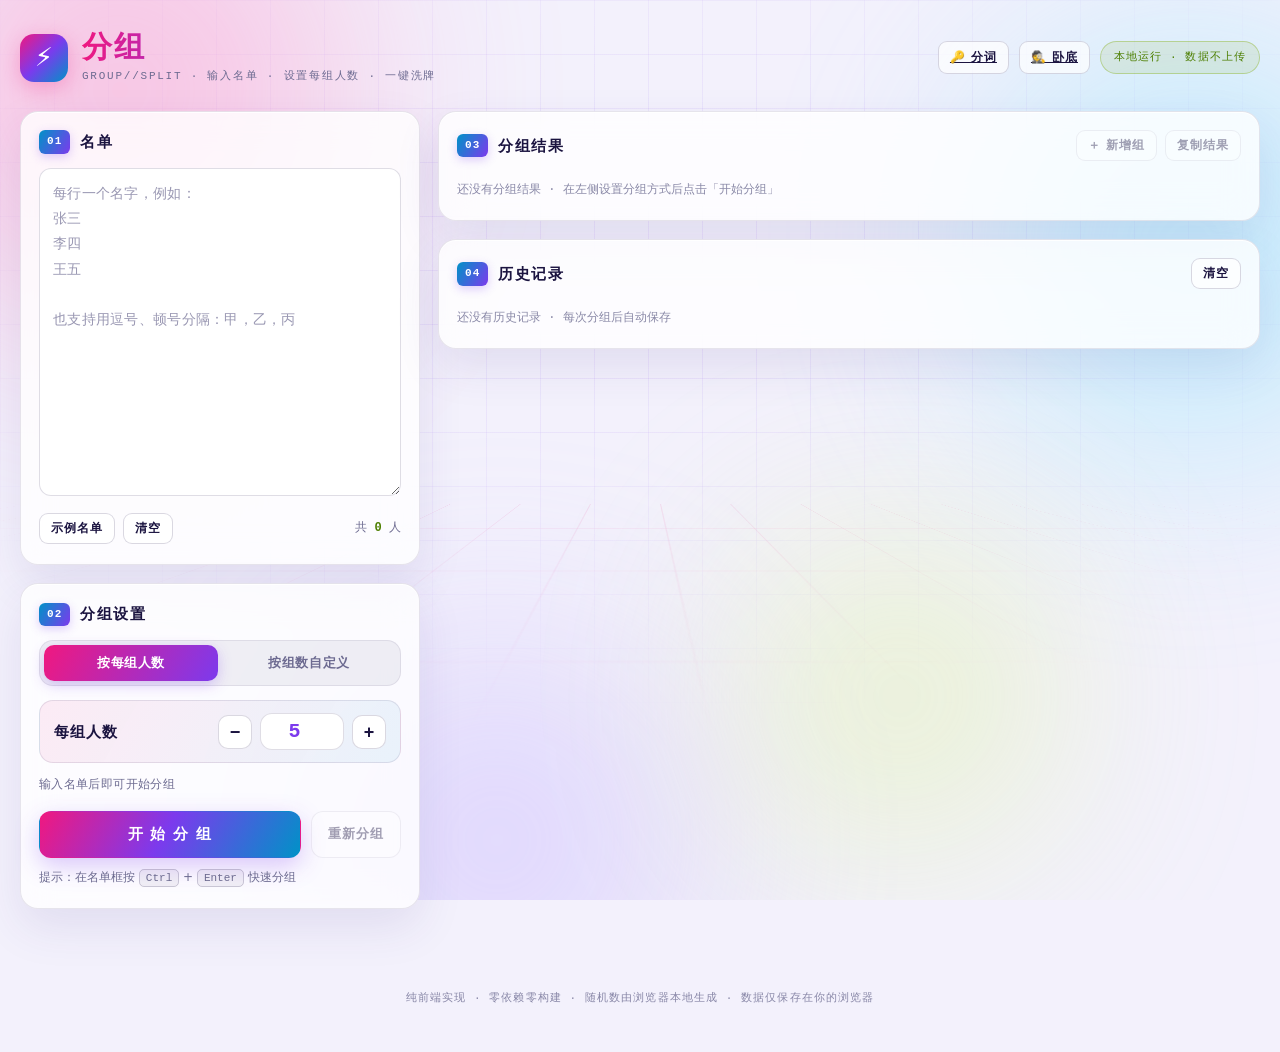
<file: index.html>
<!DOCTYPE html>
<html lang="zh-CN">
<head>
<meta charset="UTF-8" />
<meta name="viewport" content="width=device-width, initial-scale=1.0, viewport-fit=cover" />
<title>分组 · 在线随机分组工具</title>
<meta name="description" content="在线随机分组工具：输入名单，设置每组人数，一键洗牌分组，支持手动微调、组名编辑与历史记录。纯前端运行，数据仅存本地浏览器。" />
<meta name="theme-color" content="#f3f1fc" />
<meta property="og:title" content="分组 · 在线随机分组工具" />
<meta property="og:description" content="输入名单，设置每组人数，一键随机洗牌分组。" />
<meta property="og:type" content="website" />
<link rel="icon" href="data:image/svg+xml,<svg xmlns='http://www.w3.org/2000/svg' viewBox='0 0 100 100'><text y='.9em' font-size='90'>⚡</text></svg>" />
<link rel="stylesheet" href="styles.css?v=9" />
</head>
<body>
<div class="bg-grid" aria-hidden="true"></div>
<div class="bg-orbs" aria-hidden="true">
  <span class="orb orb-1"></span>
  <span class="orb orb-2"></span>
  <span class="orb orb-3"></span>
  <span class="orb orb-4"></span>
</div>

<header class="site-header">
  <div class="brand">
    <span class="brand-logo" aria-hidden="true">⚡</span>
    <div class="brand-text">
      <h1>分组</h1>
      <p class="tagline">GROUP//SPLIT · 输入名单 · 设置每组人数 · 一键洗牌</p>
    </div>
  </div>
  <div class="header-tools">
    <a class="btn btn-ghost btn-sm" href="words.html">🔑 分词</a>
    <a class="btn btn-ghost btn-sm" href="undercover.html">🕵️ 卧底</a>
    <span class="badge-local">本地运行 · 数据不上传</span>
  </div>
</header>

<main class="layout">
  <div class="col col-left">
    <!-- 名单 -->
    <section class="card" aria-labelledby="t-names">
      <h2 class="card-title" id="t-names"><span class="step">01</span>名单</h2>
      <textarea id="namesInput" rows="12" spellcheck="false" autocomplete="off"
        placeholder="每行一个名字，例如：&#10;张三&#10;李四&#10;王五&#10;&#10;也支持用逗号、顿号分隔：甲，乙，丙"></textarea>
      <div class="input-actions">
        <button type="button" class="btn btn-ghost btn-sm" id="sampleBtn">示例名单</button>
        <button type="button" class="btn btn-ghost btn-sm" id="clearBtn">清空</button>
        <span class="count-hint" id="countHint">共 0 人</span>
      </div>
    </section>

    <!-- 设置 -->
    <section class="card" aria-labelledby="t-setup">
      <h2 class="card-title" id="t-setup"><span class="step">02</span>分组设置</h2>

      <div class="mode-switch" role="tablist" aria-label="分组模式">
        <button type="button" class="mode-btn is-active" id="modeAuto" data-mode="auto" role="tab" aria-selected="true">按每组人数</button>
        <button type="button" class="mode-btn" id="modeCustom" data-mode="custom" role="tab" aria-selected="false">按组数自定义</button>
      </div>

      <div class="mode-panel" id="panelAuto">
        <label class="field" for="groupSize">
          <span class="field-label">每组人数</span>
          <span class="field-ctrl">
            <button type="button" class="step-btn" id="sizeMinus" aria-label="每组人数减一">−</button>
            <input type="number" id="groupSize" min="1" max="999" step="1" value="5" inputmode="numeric" aria-label="每组人数" />
            <button type="button" class="step-btn" id="sizePlus" aria-label="每组人数加一">+</button>
          </span>
        </label>
      </div>

      <div class="mode-panel" id="panelCustom" hidden>
        <label class="field" for="groupCount">
          <span class="field-label">分组个数</span>
          <span class="field-ctrl">
            <button type="button" class="step-btn" id="countMinus" aria-label="分组个数减一">−</button>
            <input type="number" id="groupCount" min="1" max="99" step="1" value="2" inputmode="numeric" aria-label="分组个数" />
            <button type="button" class="step-btn" id="countPlus" aria-label="分组个数加一">+</button>
          </span>
        </label>

        <div class="sizes-box">
          <div class="sizes-head">
            <span class="sizes-title">每组人数</span>
            <button type="button" class="btn btn-ghost btn-sm" id="evenBtn">平均分配</button>
          </div>
          <div class="sizes-list" id="sizesList"></div>
          <p class="sizes-total" id="sizesTotal"></p>
        </div>
      </div>

      <p class="setup-hint" id="setupHint">输入名单后即可开始分组</p>

      <div class="setup-actions">
        <button type="button" class="btn btn-primary btn-lg" id="splitBtn">开 始 分 组</button>
        <button type="button" class="btn btn-ghost" id="reshuffleBtn" disabled>重新分组</button>
      </div>
      <p class="kbd-hint">提示：在名单框按 <kbd>Ctrl</kbd> + <kbd>Enter</kbd> 快速分组</p>
    </section>
  </div>

  <div class="col col-right">
    <!-- 结果 -->
    <section class="card card-result" aria-labelledby="t-result">
      <h2 class="card-title" id="t-result">
        <span class="step">03</span>分组结果
        <span class="title-tools">
          <button type="button" class="btn btn-ghost btn-sm" id="addGroupBtn" disabled>＋ 新增组</button>
          <button type="button" class="btn btn-ghost btn-sm" id="copyBtn" disabled>复制结果</button>
        </span>
      </h2>
      <p class="result-flag" id="resultFlag" hidden>已手动微调</p>
      <div class="groups" id="groups"></div>
      <p class="result-empty" id="resultEmpty">还没有分组结果 · 在左侧设置分组方式后点击「开始分组」</p>
    </section>

    <!-- 历史 -->
    <section class="card" aria-labelledby="t-history">
      <h2 class="card-title" id="t-history">
        <span class="step">04</span>历史记录
        <span class="title-tools">
          <button type="button" class="btn btn-ghost btn-sm" id="clearHistoryBtn">清空</button>
        </span>
      </h2>
      <ul class="history" id="history"></ul>
      <p class="history-empty" id="historyEmpty">还没有历史记录 · 每次分组后自动保存</p>
    </section>
  </div>
</main>

<footer class="site-footer">
  <p>纯前端实现 · 零依赖零构建 · 随机数由浏览器本地生成 · 数据仅保存在你的浏览器</p>
</footer>

<div class="toast" id="toast" role="status" aria-live="polite"></div>
<div class="move-pop" id="movePop" hidden></div>

<script src="app.js?v=9"></script>
</body>
</html>
</file>
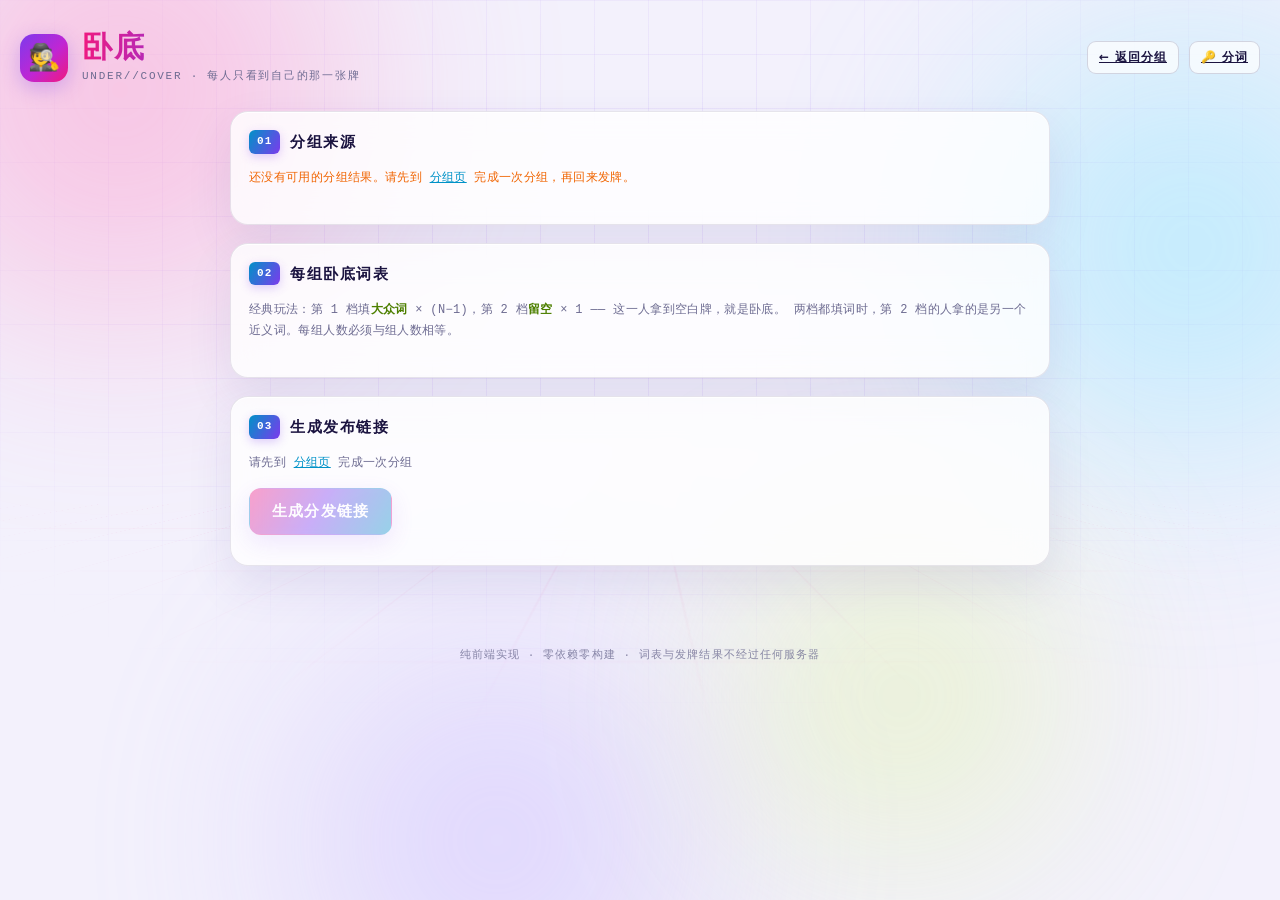
<file: undercover.html>
<!DOCTYPE html>
<html lang="zh-CN">
<head>
<meta charset="UTF-8" />
<meta name="viewport" content="width=device-width, initial-scale=1.0, viewport-fit=cover" />
<title>卧底 · 谁是卧底发牌</title>
<meta name="description" content="谁是卧底发牌工具：给每个组设置若干个词语与对应人数，留空一档即发空白牌，生成一个链接分发，每人只看到自己的那一张牌。" />
<meta name="theme-color" content="#f3f1fc" />
<meta name="robots" content="noindex" />
<link rel="icon" href="data:image/svg+xml,<svg xmlns='http://www.w3.org/2000/svg' viewBox='0 0 100 100'><text y='.9em' font-size='90'>&#128526;</text></svg>" />
<link rel="stylesheet" href="styles.css?v=9" />
</head>
<body>
<div class="bg-grid" aria-hidden="true"></div>
<div class="bg-orbs" aria-hidden="true">
  <span class="orb orb-1"></span>
  <span class="orb orb-2"></span>
  <span class="orb orb-3"></span>
  <span class="orb orb-4"></span>
</div>

<header class="site-header">
  <div class="brand">
    <span class="brand-logo brand-logo-spy" aria-hidden="true">🕵️</span>
    <div class="brand-text">
      <h1>卧底</h1>
      <p class="tagline">UNDER//COVER · 每人只看到自己的那一张牌</p>
    </div>
  </div>
  <div class="header-tools">
    <a class="btn btn-ghost btn-sm" href="index.html" id="backLink">← 返回分组</a>
    <a class="btn btn-ghost btn-sm" href="words.html">🔑 分词</a>
  </div>
</header>

<main class="layout words-layout">

  <!-- ========== 组织者视图 ========== -->
  <div class="words-view" id="organizerView">
    <div class="words-col">

      <section class="card" aria-labelledby="t-src">
        <h2 class="card-title" id="t-src"><span class="step">01</span>分组来源</h2>
        <div id="groupSource"></div>
      </section>

      <section class="card" aria-labelledby="t-slots">
        <h2 class="card-title" id="t-slots"><span class="step">02</span>每组卧底词表</h2>
        <p class="setup-hint">
          经典玩法：第 1 档填<b>大众词</b> × (N−1)，第 2 档<b>留空</b> × 1 —— 这一人拿到空白牌，就是卧底。
          两档都填词时，第 2 档的人拿的是另一个近义词。每组人数必须与组人数相等。
        </p>
        <div id="groupTables"></div>
      </section>

      <section class="card" aria-labelledby="t-pub">
        <h2 class="card-title" id="t-pub"><span class="step">03</span>生成发布链接</h2>
        <p class="setup-hint" id="publishHint">先在上面配置好每组词表</p>
        <button type="button" class="btn btn-primary btn-lg" id="publishBtn" disabled>生成分发链接</button>

        <div class="link-box" id="linkBox" hidden>
          <input type="text" id="publishLink" readonly aria-label="发布链接" />
          <button type="button" class="btn btn-ghost btn-sm" id="copyLinkBtn">复制</button>
        </div>
        <p class="sizes-total" id="linkSize"></p>

        <div class="assign-preview" id="assignPreview" hidden></div>
      </section>

    </div>
  </div>

  <!-- ========== 参与者视图 ========== -->
  <div class="words-view participant-view" id="participantView" hidden>
    <section class="card card-participant">
      <h2 class="card-title"><span class="step spy-step" aria-hidden="true">🕵️</span>领取你的牌</h2>
      <p class="p-intro">输入你的姓名，查看这张链接专属分配给你的那一张牌。</p>

      <label class="field" for="pName">
        <span class="field-label">你的姓名</span>
        <span class="field-ctrl p-name-ctrl">
          <input type="text" id="pName" placeholder="名单里的姓名" autocomplete="off" spellcheck="false" />
        </span>
      </label>

      <button type="button" class="btn btn-primary btn-lg" id="pSubmit">查看我的牌</button>
      <p class="setup-hint" id="pHint"></p>

      <div class="word-card" id="pResult" hidden>
        <div class="word-label">你的词语</div>
        <div class="word-text" id="pWord"></div>
        <div class="word-group" id="pGroup"></div>
        <p class="word-tip">记住它 —— 别让别人看到你的屏幕</p>
        <button type="button" class="btn btn-ghost btn-sm" id="pBackBtn">换个人查询</button>
      </div>
    </section>
  </div>

</main>

<footer class="site-footer">
  <p>纯前端实现 · 零依赖零构建 · 词表与发牌结果不经过任何服务器</p>
</footer>

<div class="toast" id="toast" role="status" aria-live="polite"></div>

<script src="payload.js?v=9"></script>
<script src="undercover.js?v=9"></script>
</body>
</html>
</file>
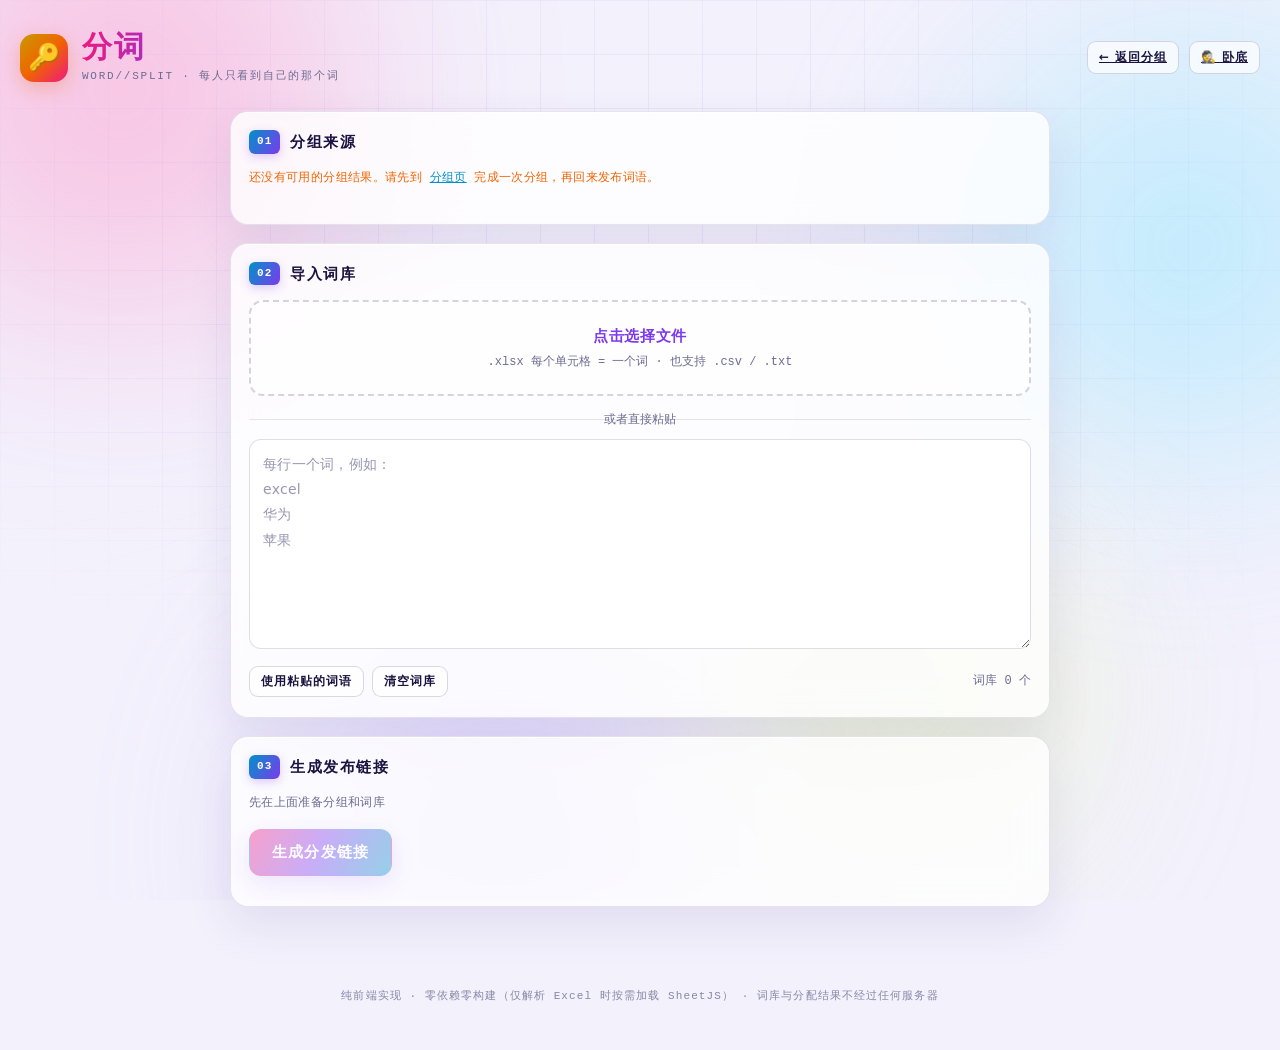
<file: words.html>
<!DOCTYPE html>
<html lang="zh-CN">
<head>
<meta charset="UTF-8" />
<meta name="viewport" content="width=device-width, initial-scale=1.0, viewport-fit=cover" />
<title>分词 · 每人只看到自己的词</title>
<meta name="description" content="在线分词分配：导入词库，按组分配词语，发布一个链接，每个人打开链接输入姓名即可领取属于自己的那个词。" />
<meta name="theme-color" content="#f3f1fc" />
<meta name="robots" content="noindex" />
<link rel="icon" href="data:image/svg+xml,<svg xmlns='http://www.w3.org/2000/svg' viewBox='0 0 100 100'><text y='.9em' font-size='90'>🔑</text></svg>" />
<link rel="stylesheet" href="styles.css?v=9" />
</head>
<body>
<div class="bg-grid" aria-hidden="true"></div>
<div class="bg-orbs" aria-hidden="true">
  <span class="orb orb-1"></span>
  <span class="orb orb-2"></span>
  <span class="orb orb-3"></span>
  <span class="orb orb-4"></span>
</div>

<header class="site-header">
  <div class="brand">
    <span class="brand-logo brand-logo-key" aria-hidden="true">🔑</span>
    <div class="brand-text">
      <h1>分词</h1>
      <p class="tagline">WORD//SPLIT · 每人只看到自己的那个词</p>
    </div>
  </div>
  <div class="header-tools">
    <a class="btn btn-ghost btn-sm" href="index.html" id="backLink">← 返回分组</a>
    <a class="btn btn-ghost btn-sm" href="undercover.html">🕵️ 卧底</a>
  </div>
</header>

<main class="layout words-layout">

  <!-- ========== 组织者视图 ========== -->
  <div class="words-view" id="organizerView">
    <div class="words-col">

      <section class="card" aria-labelledby="t-src">
        <h2 class="card-title" id="t-src"><span class="step">01</span>分组来源</h2>
        <div id="groupSource"></div>
      </section>

      <section class="card" aria-labelledby="t-words">
        <h2 class="card-title" id="t-words"><span class="step">02</span>导入词库</h2>

        <div class="file-drop" id="fileDrop">
          <input type="file" id="wordFile" accept=".xlsx,.xls,.csv,.txt" class="visually-hidden" />
          <span class="file-drop-main">点击选择文件</span>
          <span class="file-drop-sub">.xlsx 每个单元格 = 一个词 · 也支持 .csv / .txt</span>
        </div>

        <div class="or-line"><span>或者直接粘贴</span></div>

        <textarea id="wordText" rows="6" spellcheck="false" autocomplete="off"
          placeholder="每行一个词，例如：&#10;excel&#10;华为&#10;苹果"></textarea>

        <div class="input-actions">
          <button type="button" class="btn btn-ghost btn-sm" id="loadTextBtn">使用粘贴的词语</button>
          <button type="button" class="btn btn-ghost btn-sm" id="clearWordsBtn">清空词库</button>
          <span class="count-hint" id="wordCount">词库 0 个</span>
        </div>
      </section>

      <section class="card" aria-labelledby="t-pub">
        <h2 class="card-title" id="t-pub"><span class="step">03</span>生成发布链接</h2>
        <p class="setup-hint" id="publishHint">先在上面准备分组和词库</p>
        <button type="button" class="btn btn-primary btn-lg" id="publishBtn" disabled>生成分发链接</button>

        <div class="link-box" id="linkBox" hidden>
          <input type="text" id="publishLink" readonly aria-label="发布链接" />
          <button type="button" class="btn btn-ghost btn-sm" id="copyLinkBtn">复制</button>
        </div>
        <p class="sizes-total" id="linkSize"></p>

        <div class="assign-preview" id="assignPreview" hidden></div>
      </section>

    </div>
  </div>

  <!-- ========== 参与者视图 ========== -->
  <div class="words-view participant-view" id="participantView" hidden>
    <section class="card card-participant">
      <h2 class="card-title"><span class="step key-step" aria-hidden="true">🔑</span>领取你的词语</h2>
      <p class="p-intro">输入你的姓名，查看这个链接专属分配给你的那一个词。</p>

      <label class="field" for="pName">
        <span class="field-label">你的姓名</span>
        <span class="field-ctrl p-name-ctrl">
          <input type="text" id="pName" placeholder="名单里的姓名" autocomplete="off" spellcheck="false" />
        </span>
      </label>

      <button type="button" class="btn btn-primary btn-lg" id="pSubmit">查看我的词</button>
      <p class="setup-hint" id="pHint"></p>

      <div class="word-card" id="pResult" hidden>
        <div class="word-label">你的词语</div>
        <div class="word-text" id="pWord"></div>
        <div class="word-group" id="pGroup"></div>
        <p class="word-tip">记住它 —— 别让别人看到你的屏幕</p>
        <button type="button" class="btn btn-ghost btn-sm" id="pBackBtn">换个人查询</button>
      </div>
    </section>
  </div>

</main>

<footer class="site-footer">
  <p>纯前端实现 · 零依赖零构建（仅解析 Excel 时按需加载 SheetJS） · 词库与分配结果不经过任何服务器</p>
</footer>

<div class="toast" id="toast" role="status" aria-live="polite"></div>

<script src="payload.js?v=9"></script>
<script src="words.js?v=9"></script>
</body>
</html>
</file>
<file: styles.css>
/* ============================================================
   分组 · GROUP//SPLIT
   多巴胺配色 × 赛博朋克 · 亮色版
   ============================================================ */

:root {
  --bg:        #f3f1fc;
  --bg-soft:   #eae7f8;
  --panel:     rgba(255, 255, 255, 0.80);
  --panel-2:   rgba(255, 255, 255, 0.94);
  --line:      rgba(30, 18, 70, 0.10);
  --txt:       #1b1440;
  --muted:     #6d6b91;

  /* 多巴胺霓虹色板（亮底可读版） */
  --pink:   #f0187f;
  --cyan:   #0092c7;
  --lime:   #7ea800;
  --orange: #f06400;
  --violet: #7c3aed;
  --yellow: #c99a00;
  --mint:   #00a870;
  --azure:  #2563eb;
  --fuchsia:#c026d3;

  /* 文字用的深色变体 */
  --lime-ink:  #4d7f00;
  --yellow-ink:#a57600;

  --radius: 18px;
  --mono: "SFMono-Regular", "JetBrains Mono", Consolas, "Liberation Mono", Menlo, monospace;
  --sans: "PingFang SC", "Hiragino Sans GB", "Microsoft YaHei", "Noto Sans SC", system-ui, -apple-system, "Segoe UI", sans-serif;
}

* { box-sizing: border-box; }

/* hidden 属性必须压过组件自身的 display */
[hidden] { display: none !important; }

/* 视觉隐藏但仍可被键盘/自动化访问（用于 file input） */
.visually-hidden {
  position: absolute;
  width: 1px;
  height: 1px;
  padding: 0;
  margin: -1px;
  overflow: hidden;
  clip: rect(0 0 0 0);
  white-space: nowrap;
  border: 0;
}

html, body { height: 100%; }

body {
  margin: 0;
  background: var(--bg);
  color: var(--txt);
  font-family: var(--sans);
  font-size: 15px;
  line-height: 1.6;
  overflow-x: hidden;
  -webkit-font-smoothing: antialiased;
}

/* ---------- 背景层 ---------- */
.bg-grid {
  position: fixed;
  inset: 0;
  z-index: 0;
  pointer-events: none;
  background-image:
    linear-gradient(rgba(124, 58, 237, 0.08) 1px, transparent 1px),
    linear-gradient(90deg, rgba(124, 58, 237, 0.08) 1px, transparent 1px);
  background-size: 54px 54px;
  -webkit-mask-image: radial-gradient(ellipse 90% 70% at 50% 28%, #000 20%, transparent 78%);
          mask-image: radial-gradient(ellipse 90% 70% at 50% 28%, #000 20%, transparent 78%);
  animation: gridPan 30s linear infinite;
}

.bg-grid::after {
  content: "";
  position: absolute;
  left: -25%;
  right: -25%;
  bottom: -18vh;
  height: 62vh;
  background-image:
    linear-gradient(rgba(240, 24, 127, 0.16) 1px, transparent 1px),
    linear-gradient(90deg, rgba(240, 24, 127, 0.16) 1px, transparent 1px);
  background-size: 70px 70px;
  transform: perspective(320px) rotateX(74deg);
  transform-origin: top center;
  -webkit-mask-image: linear-gradient(to bottom, #000, transparent 78%);
          mask-image: linear-gradient(to bottom, #000, transparent 78%);
}

.bg-orbs { position: fixed; inset: 0; z-index: 0; pointer-events: none; overflow: hidden; }
.orb {
  position: absolute;
  border-radius: 50%;
  filter: blur(110px);
  opacity: 0.42;
}
.orb-1 { width: 460px; height: 460px; background: #ff8ac4; top: -140px; left: -110px; animation: drift1 22s ease-in-out infinite; }
.orb-2 { width: 420px; height: 420px; background: #7fe4ff; top: 4%;    right: -120px; animation: drift2 26s ease-in-out infinite; }
.orb-3 { width: 380px; height: 380px; background: #c3b1ff; bottom: -130px; left: 24%; animation: drift3 30s ease-in-out infinite; }
.orb-4 { width: 300px; height: 300px; background: #d9f58a; bottom: 6%;   right: 18%;  animation: drift1 34s ease-in-out infinite reverse; }

@keyframes gridPan   { from { background-position: 0 0, 0 0; } to { background-position: 54px 54px, 54px 54px; } }
@keyframes drift1 { 0%,100% { transform: translate(0,0) scale(1); } 50% { transform: translate(70px, 50px) scale(1.12); } }
@keyframes drift2 { 0%,100% { transform: translate(0,0) scale(1.1); } 50% { transform: translate(-80px, 60px) scale(.92); } }
@keyframes drift3 { 0%,100% { transform: translate(0,0); } 50% { transform: translate(60px, -70px); } }

/* ---------- 页头 ---------- */
.site-header {
  position: relative;
  z-index: 2;
  display: flex;
  align-items: center;
  justify-content: space-between;
  gap: 16px;
  flex-wrap: wrap;
  max-width: 1320px;
  margin: 0 auto;
  padding: 30px 20px 8px;
}

.brand { display: flex; align-items: center; gap: 14px; }

.brand-logo {
  display: grid;
  place-items: center;
  width: 48px;
  height: 48px;
  font-size: 26px;
  border-radius: 14px;
  background: linear-gradient(135deg, var(--pink), var(--violet) 50%, var(--cyan));
  color: #fff;
  box-shadow: 0 6px 20px rgba(240, 24, 127, 0.28);
}

.brand-text h1 {
  margin: 0;
  font-size: 30px;
  font-weight: 800;
  letter-spacing: .08em;
  line-height: 1.15;
  background: linear-gradient(96deg, var(--pink) 0%, var(--violet) 48%, var(--cyan) 100%);
  -webkit-background-clip: text;
          background-clip: text;
  color: transparent;
}

.tagline {
  margin: 3px 0 0;
  font-family: var(--mono);
  font-size: 11px;
  letter-spacing: .16em;
  color: var(--muted);
  text-transform: uppercase;
}

.badge-local {
  font-family: var(--mono);
  font-size: 11px;
  letter-spacing: .1em;
  padding: 7px 13px;
  border-radius: 999px;
  color: var(--lime-ink);
  border: 1px solid rgba(126, 168, 0, .35);
  background: rgba(126, 168, 0, .10);
}

.header-tools { display: flex; align-items: center; gap: 10px; flex-wrap: wrap; }

/* ---------- 布局 ---------- */
.layout {
  position: relative;
  z-index: 2;
  display: grid;
  grid-template-columns: minmax(320px, 400px) 1fr;
  gap: 18px;
  max-width: 1320px;
  margin: 0 auto;
  padding: 18px 20px 70px;
  align-items: start;
}

.col { display: flex; flex-direction: column; gap: 18px; min-width: 0; }

@media (min-width: 901px) {
  .col-left { position: sticky; top: 18px; }
}

@media (max-width: 900px) {
  .layout { grid-template-columns: 1fr; padding: 14px 14px 60px; }
}

/* ---------- 卡片 ---------- */
.card {
  position: relative;
  padding: 18px 18px 20px;
  border: 1px solid var(--line);
  border-radius: var(--radius);
  background: var(--panel);
  backdrop-filter: blur(16px);
  -webkit-backdrop-filter: blur(16px);
  box-shadow: 0 18px 46px rgba(70, 50, 140, .10), inset 0 1px 0 rgba(255, 255, 255, .9);
  background-image:
    linear-gradient(var(--cyan), var(--cyan)) left  top    / 16px 1px no-repeat,
    linear-gradient(var(--cyan), var(--cyan)) left  top    / 1px 16px no-repeat,
    linear-gradient(var(--pink), var(--pink)) right top    / 16px 1px no-repeat,
    linear-gradient(var(--pink), var(--pink)) right top    / 1px 16px no-repeat,
    linear-gradient(var(--pink), var(--pink)) left  bottom / 16px 1px no-repeat,
    linear-gradient(var(--pink), var(--pink)) left  bottom / 1px 16px no-repeat,
    linear-gradient(var(--cyan), var(--cyan)) right bottom / 16px 1px no-repeat,
    linear-gradient(var(--cyan), var(--cyan)) right bottom / 1px 16px no-repeat;
}

.card-title {
  display: flex;
  align-items: center;
  gap: 10px;
  margin: 0 0 14px;
  font-size: 15px;
  font-weight: 700;
  letter-spacing: .1em;
}

.step {
  font-family: var(--mono);
  font-size: 11px;
  letter-spacing: .1em;
  padding: 3px 8px;
  border-radius: 6px;
  color: #fff;
  background: linear-gradient(120deg, var(--cyan), var(--violet));
  box-shadow: 0 3px 10px rgba(124, 58, 237, .25);
}

.title-tools { margin-left: auto; display: flex; gap: 8px; }

/* ---------- 输入 ---------- */
textarea, input[type="number"], input[type="text"] {
  width: 100%;
  font-family: var(--sans);
  font-size: 14px;
  color: var(--txt);
  background: #fff;
  border: 1px solid rgba(30, 18, 70, .14);
  border-radius: 12px;
  padding: 12px 13px;
  outline: none;
  transition: border-color .18s, box-shadow .18s;
  resize: vertical;
}

textarea { min-height: 210px; line-height: 1.8; letter-spacing: .02em; }
textarea::placeholder, input::placeholder { color: rgba(109, 107, 145, .7); }

textarea:focus, input[type="number"]:focus, input[type="text"]:focus {
  border-color: var(--cyan);
  box-shadow: 0 0 0 3px rgba(0, 146, 199, .13), 0 0 18px rgba(0, 146, 199, .14);
}

.input-actions {
  display: flex;
  align-items: center;
  gap: 8px;
  flex-wrap: wrap;
  margin-top: 10px;
}

.count-hint {
  margin-left: auto;
  font-family: var(--mono);
  font-size: 12px;
  color: var(--muted);
}
.count-hint b { color: var(--lime-ink); font-weight: 700; }
.count-hint .warn { color: var(--orange); }

/* ---------- 按钮 ---------- */
.btn {
  font-family: var(--sans);
  font-size: 13px;
  font-weight: 700;
  letter-spacing: .08em;
  padding: 10px 16px;
  border-radius: 12px;
  border: 1px solid transparent;
  cursor: pointer;
  transition: transform .16s, box-shadow .2s, border-color .2s, background .2s, opacity .2s;
}
.btn:active { transform: translateY(1px) scale(.99); }
.btn:disabled { opacity: .4; cursor: not-allowed; transform: none; }
.btn-sm { font-size: 12px; padding: 6px 11px; border-radius: 9px; }

.btn-primary {
  color: #fff;
  background: linear-gradient(120deg, var(--pink), var(--violet) 48%, var(--cyan));
  box-shadow: 0 8px 24px rgba(124, 58, 237, .28);
}
.btn-primary:hover:not(:disabled) {
  transform: translateY(-2px);
  box-shadow: 0 12px 34px rgba(240, 24, 127, .32);
}

.btn-ghost {
  color: var(--txt);
  background: rgba(255, 255, 255, .7);
  border-color: rgba(30, 18, 70, .16);
}
.btn-ghost:hover:not(:disabled) {
  border-color: var(--cyan);
  color: var(--cyan);
  background: rgba(0, 146, 199, .08);
  box-shadow: 0 4px 16px rgba(0, 146, 199, .18);
}

.btn-lg { padding: 13px 22px; font-size: 15px; }

/* ---------- 每组人数 ---------- */
.field {
  display: flex;
  align-items: center;
  justify-content: space-between;
  gap: 12px;
  padding: 12px 14px;
  border-radius: 14px;
  border: 1px solid rgba(30, 18, 70, .10);
  background: linear-gradient(120deg, rgba(240, 24, 127, .08), rgba(0, 146, 199, .07));
}

.field-label { font-weight: 700; letter-spacing: .06em; }

.field-ctrl { display: flex; align-items: center; gap: 8px; }

.field-ctrl input[type="number"] {
  width: 84px;
  text-align: center;
  font-family: var(--mono);
  font-size: 20px;
  font-weight: 700;
  color: var(--violet);
  padding: 6px 4px;
}

.step-btn {
  width: 34px;
  height: 34px;
  font-size: 18px;
  font-weight: 700;
  line-height: 1;
  color: var(--txt);
  background: #fff;
  border: 1px solid rgba(30, 18, 70, .16);
  border-radius: 10px;
  cursor: pointer;
  transition: .18s;
}
.step-btn:hover { color: #fff; background: var(--cyan); border-color: var(--cyan); box-shadow: 0 4px 14px rgba(0, 146, 199, .3); }

.setup-hint {
  margin: 12px 0 14px;
  font-family: var(--mono);
  font-size: 12px;
  color: var(--muted);
  letter-spacing: .03em;
  line-height: 1.8;
}
.setup-hint b { color: var(--lime-ink); }
.setup-hint .hl { color: var(--yellow-ink); }

.setup-actions { display: flex; gap: 10px; }
.setup-actions .btn-primary { flex: 1; }

.kbd-hint { margin: 10px 0 0; font-size: 12px; color: var(--muted); }
kbd {
  font-family: var(--mono);
  font-size: 11px;
  padding: 2px 6px;
  border-radius: 5px;
  border: 1px solid rgba(30, 18, 70, .18);
  background: rgba(30, 18, 70, .05);
}

/* ---------- 模式切换 ---------- */
.mode-switch {
  display: grid;
  grid-template-columns: 1fr 1fr;
  gap: 4px;
  padding: 4px;
  margin-bottom: 14px;
  border-radius: 14px;
  background: rgba(30, 18, 70, .06);
  border: 1px solid rgba(30, 18, 70, .08);
}

.mode-btn {
  border: none;
  background: transparent;
  color: var(--muted);
  font-family: var(--sans);
  font-size: 13px;
  font-weight: 700;
  letter-spacing: .04em;
  padding: 9px 8px;
  border-radius: 10px;
  cursor: pointer;
  transition: .18s;
}
.mode-btn:hover { color: var(--txt); }
.mode-btn.is-active {
  color: #fff;
  background: linear-gradient(120deg, var(--pink), var(--violet));
  box-shadow: 0 4px 14px rgba(124, 58, 237, .28);
}

.mode-panel { animation: fadeIn .25s ease; }
@keyframes fadeIn { from { opacity: 0; transform: translateY(-5px); } to { opacity: 1; transform: none; } }

/* ---------- 自定义每组人数 ---------- */
.sizes-box {
  margin-top: 12px;
  padding: 12px 13px;
  border-radius: 14px;
  border: 1px solid rgba(30, 18, 70, .10);
  background: linear-gradient(120deg, rgba(240, 24, 127, .07), rgba(0, 146, 199, .06));
}

.sizes-head {
  display: flex;
  align-items: center;
  justify-content: space-between;
  gap: 10px;
  margin-bottom: 10px;
}

.sizes-title { font-weight: 700; letter-spacing: .06em; font-size: 14px; }

.sizes-list {
  display: flex;
  flex-direction: column;
  gap: 7px;
  max-height: 208px;
  overflow-y: auto;
  padding-right: 2px;
}

.size-row { display: flex; align-items: center; gap: 9px; }

.size-dot { width: 8px; height: 8px; border-radius: 50%; flex: none; }

.size-row-label {
  flex: 1;
  min-width: 0;
  font-family: var(--mono);
  font-size: 12px;
  color: var(--muted);
}

.size-row input[type="number"] {
  width: 72px;
  text-align: center;
  font-family: var(--mono);
  font-size: 15px;
  font-weight: 700;
  color: var(--violet);
  padding: 5px 4px;
}

.sizes-total {
  margin: 10px 0 0;
  font-family: var(--mono);
  font-size: 12px;
  color: var(--muted);
}
.sizes-total.ok { color: var(--lime-ink); }
.sizes-total.warn { color: var(--orange); }

/* ---------- 分组结果 ---------- */
.result-flag {
  display: inline-block;
  margin: 0 0 12px;
  font-family: var(--mono);
  font-size: 11px;
  letter-spacing: .1em;
  padding: 4px 10px;
  border-radius: 999px;
  color: var(--orange);
  border: 1px solid rgba(240, 100, 0, .38);
  background: rgba(240, 100, 0, .10);
}

.groups {
  display: grid;
  grid-template-columns: repeat(auto-fill, minmax(232px, 1fr));
  gap: 13px;
}

.group {
  --c: var(--pink);
  position: relative;
  padding: 13px 13px 15px;
  border-radius: 16px;
  border: 1px solid color-mix(in srgb, var(--c) 42%, transparent);
  background: linear-gradient(180deg, color-mix(in srgb, var(--c) 11%, #fff), rgba(255, 255, 255, .96) 58%);
  box-shadow: 0 8px 22px color-mix(in srgb, var(--c) 13%, transparent);
  transition: box-shadow .2s, transform .2s, border-color .2s;
  animation: cardIn .42s cubic-bezier(.2, .9, .3, 1.2) backwards;
}

.group:hover {
  transform: translateY(-3px);
  box-shadow: 0 14px 32px color-mix(in srgb, var(--c) 24%, transparent);
}

@keyframes cardIn { from { opacity: 0; transform: translateY(14px) scale(.97); } to { opacity: 1; transform: none; } }

.group.drop-active {
  border-color: var(--lime);
  box-shadow: 0 0 0 3px rgba(126, 168, 0, .22), 0 12px 28px rgba(126, 168, 0, .22);
}

.group-head {
  display: flex;
  align-items: center;
  gap: 8px;
  padding-bottom: 10px;
  margin-bottom: 11px;
  border-bottom: 1px dashed color-mix(in srgb, var(--c) 38%, transparent);
}

.group-dot {
  width: 9px;
  height: 9px;
  border-radius: 50%;
  background: var(--c);
  flex: none;
}

.group-name {
  flex: 1;
  min-width: 0;
  padding: 3px 6px !important;
  font-size: 13px !important;
  font-weight: 700;
  letter-spacing: .04em;
  background: transparent !important;
  border-color: transparent !important;
  border-radius: 7px !important;
  color: var(--c) !important;
  box-shadow: none !important;
}
.group-name:hover { border-color: color-mix(in srgb, var(--c) 40%, transparent) !important; }

.group-count {
  font-family: var(--mono);
  font-size: 11px;
  color: var(--muted);
  white-space: nowrap;
}

.group-ops { display: flex; gap: 5px; margin-top: 11px; }

.icon-btn {
  width: 26px;
  height: 26px;
  display: grid;
  place-items: center;
  font-size: 13px;
  line-height: 1;
  color: var(--muted);
  background: rgba(255, 255, 255, .8);
  border: 1px solid rgba(30, 18, 70, .14);
  border-radius: 8px;
  cursor: pointer;
  transition: .16s;
}
.icon-btn:hover { color: #fff; background: var(--c); border-color: var(--c); }

.chips { display: flex; flex-wrap: wrap; gap: 7px; min-height: 34px; }

.chip {
  display: inline-flex;
  align-items: center;
  gap: 5px;
  padding: 5px 9px 5px 11px;
  font-size: 13px;
  border-radius: 999px;
  color: var(--txt);
  background: #fff;
  border: 1px solid color-mix(in srgb, var(--c) 48%, transparent);
  box-shadow: 0 2px 8px color-mix(in srgb, var(--c) 12%, transparent);
  cursor: grab;
  transition: transform .15s, box-shadow .2s, border-color .2s;
  user-select: none;
}
.chip:hover { transform: translateY(-2px); box-shadow: 0 5px 14px color-mix(in srgb, var(--c) 22%, transparent); }
.chip.dragging { opacity: .35; cursor: grabbing; }

.chip-act {
  width: 18px;
  height: 18px;
  display: grid;
  place-items: center;
  font-size: 11px;
  line-height: 1;
  color: var(--muted);
  background: transparent;
  border: none;
  border-radius: 50%;
  cursor: pointer;
  transition: .14s;
}
.chip-act:hover { color: #fff; background: var(--c); }
.chip-act.move:hover { background: var(--cyan); }

.group-empty { font-size: 12px; color: rgba(109, 107, 145, .75); padding: 4px 2px; }

/* 未分组池 */
.group.pool {
  --c: var(--yellow);
  border-style: dashed;
  background: linear-gradient(180deg, rgba(201, 154, 0, .10), rgba(255, 255, 255, .96));
}

/* ---------- 空状态 ---------- */
.result-empty, .history-empty {
  margin: 6px 0 0;
  font-family: var(--mono);
  font-size: 12px;
  color: rgba(109, 107, 145, .8);
}

/* ---------- 历史 ---------- */
.history { list-style: none; margin: 0; padding: 0; display: flex; flex-direction: column; gap: 9px; }

.history-item {
  display: flex;
  align-items: center;
  gap: 12px;
  padding: 10px 12px;
  border-radius: 12px;
  border: 1px solid rgba(30, 18, 70, .10);
  background: rgba(255, 255, 255, .75);
  transition: border-color .18s, background .18s;
}
.history-item:hover { border-color: rgba(0, 146, 199, .45); background: rgba(0, 146, 199, .06); }

.history-meta { min-width: 0; flex: 1; }
.history-time { font-family: var(--mono); font-size: 12px; color: var(--cyan); letter-spacing: .04em; }
.history-desc { font-size: 12px; color: var(--muted); margin-top: 2px; }
.history-desc b { color: var(--lime-ink); font-weight: 700; }

/* ---------- 移动弹层 ---------- */
.move-pop {
  position: fixed;
  z-index: 30;
  min-width: 150px;
  padding: 6px;
  border-radius: 12px;
  border: 1px solid rgba(0, 146, 199, .4);
  background: rgba(255, 255, 255, .98);
  box-shadow: 0 18px 44px rgba(70, 50, 140, .18), 0 4px 16px rgba(0, 146, 199, .14);
  backdrop-filter: blur(10px);
}
.move-pop-title {
  font-family: var(--mono);
  font-size: 10px;
  letter-spacing: .12em;
  color: var(--muted);
  padding: 5px 9px 6px;
  text-transform: uppercase;
}
.move-opt {
  display: flex;
  align-items: center;
  gap: 8px;
  width: 100%;
  padding: 7px 9px;
  font-size: 13px;
  text-align: left;
  color: var(--txt);
  background: transparent;
  border: none;
  border-radius: 8px;
  cursor: pointer;
  transition: .14s;
}
.move-opt:hover { background: rgba(0, 146, 199, .12); }
.move-opt .dot { width: 8px; height: 8px; border-radius: 50%; flex: none; }

/* ---------- Toast ---------- */
.toast {
  position: fixed;
  left: 50%;
  bottom: 28px;
  transform: translate(-50%, 24px);
  z-index: 40;
  padding: 11px 20px;
  font-size: 13px;
  font-weight: 600;
  letter-spacing: .05em;
  border-radius: 999px;
  color: #fff;
  background: linear-gradient(120deg, var(--pink), var(--violet));
  box-shadow: 0 10px 30px rgba(124, 58, 237, .32);
  opacity: 0;
  pointer-events: none;
  transition: opacity .25s, transform .25s;
}
.toast.show { opacity: 1; transform: translate(-50%, 0); }

/* ---------- 页脚 ---------- */
.site-footer {
  position: relative;
  z-index: 2;
  text-align: center;
  padding: 0 20px 34px;
  font-family: var(--mono);
  font-size: 11px;
  letter-spacing: .1em;
  color: rgba(109, 107, 145, .8);
}

/* ============================================================
   分词页
   ============================================================ */
.words-layout {
  grid-template-columns: minmax(0, 1fr);
  max-width: 860px;
}

.words-col { display: flex; flex-direction: column; gap: 18px; }

.words-view { display: block; }

.brand-logo-key {
  background: linear-gradient(135deg, var(--yellow), var(--orange) 50%, var(--pink));
  box-shadow: 0 6px 20px rgba(240, 100, 0, .28);
}

.key-step {
  background: linear-gradient(120deg, var(--yellow), var(--orange));
  color: #fff;
  box-shadow: 0 3px 10px rgba(240, 100, 0, .3);
}

.warn-text { color: var(--orange); }
.setup-hint a { color: var(--cyan); }

/* 分组来源 */
.src-line {
  margin: 0 0 10px;
  font-family: var(--mono);
  font-size: 12.5px;
  color: var(--muted);
}
.src-line b { color: var(--lime-ink); }

.src-groups { list-style: none; margin: 0; padding: 0; display: flex; flex-direction: column; gap: 6px; }
.src-groups li {
  display: flex;
  align-items: center;
  gap: 9px;
  padding: 7px 11px;
  border-radius: 10px;
  background: rgba(255, 255, 255, .7);
  border: 1px solid rgba(30, 18, 70, .08);
}
.src-dot { width: 9px; height: 9px; border-radius: 50%; flex: none; }
.src-name { flex: 1; font-size: 13.5px; font-weight: 600; }
.src-count { font-family: var(--mono); font-size: 12px; color: var(--muted); }

/* 文件导入 */
.file-drop {
  display: flex;
  flex-direction: column;
  align-items: center;
  gap: 5px;
  padding: 22px 16px;
  border-radius: 14px;
  border: 2px dashed rgba(30, 18, 70, .18);
  background: rgba(255, 255, 255, .6);
  cursor: pointer;
  text-align: center;
  transition: border-color .2s, background .2s, transform .2s;
}
.file-drop:hover {
  border-color: var(--violet);
  background: rgba(124, 58, 237, .06);
  transform: translateY(-2px);
}
.file-drop-main { font-weight: 700; color: var(--violet); letter-spacing: .04em; }
.file-drop-sub { font-size: 12px; color: var(--muted); font-family: var(--mono); }

.or-line {
  position: relative;
  text-align: center;
  margin: 14px 0 10px;
  color: var(--muted);
  font-size: 12px;
}
.or-line::before {
  content: "";
  position: absolute;
  left: 0;
  right: 0;
  top: 50%;
  height: 1px;
  background: rgba(30, 18, 70, .10);
}
.or-line span { position: relative; background: transparent; padding: 0 10px; }

/* 链接框 */
.link-box {
  display: flex;
  align-items: center;
  gap: 8px;
  margin-top: 12px;
}
.link-box input {
  font-family: var(--mono);
  font-size: 12px;
  color: var(--cyan);
  background: #fff;
}

/* 分配预览 */
.assign-preview { margin-top: 16px; }
.preview-title { margin: 0 0 10px; font-size: 13px; letter-spacing: .08em; color: var(--muted); font-weight: 700; }
.preview-grid { display: grid; grid-template-columns: repeat(auto-fill, minmax(200px, 1fr)); gap: 10px; }
.preview-group {
  --c: var(--pink);
  padding: 11px 12px;
  border-radius: 13px;
  border: 1px solid color-mix(in srgb, var(--c) 35%, transparent);
  background: linear-gradient(180deg, color-mix(in srgb, var(--c) 9%, #fff), rgba(255, 255, 255, .9));
}
.preview-head {
  display: flex;
  align-items: center;
  gap: 8px;
  font-weight: 700;
  font-size: 13px;
  color: var(--c);
  padding-bottom: 7px;
  margin-bottom: 7px;
  border-bottom: 1px dashed color-mix(in srgb, var(--c) 30%, transparent);
}
.preview-list { list-style: none; margin: 0; padding: 0; display: flex; flex-direction: column; gap: 5px; }
.preview-list li { display: flex; align-items: center; gap: 7px; font-size: 12.5px; }
.pv-name { color: var(--muted); }
.pv-arrow { color: rgba(109, 107, 145, .6); }
.pv-word { font-weight: 700; color: var(--c); }

/* 参与者视图 */
.participant-view { display: grid; place-items: center; }
.card-participant { width: min(520px, 100%); }
.p-intro { margin: 0 0 14px; font-size: 13.5px; color: var(--muted); }
.p-name-ctrl { flex: 1; }
.p-name-ctrl input[type="text"] { width: 100%; font-size: 15px; }

.word-card {
  margin-top: 16px;
  padding: 26px 20px 22px;
  border-radius: 18px;
  text-align: center;
  border: 1px solid rgba(240, 24, 127, .28);
  background:
    linear-gradient(160deg, rgba(240, 24, 127, .12), rgba(0, 146, 199, .10)),
    rgba(255, 255, 255, .9);
  box-shadow: 0 14px 40px rgba(124, 58, 237, .16);
  animation: popIn .38s cubic-bezier(.2, .9, .3, 1.25);
}
@keyframes popIn { from { opacity: 0; transform: scale(.94) translateY(10px); } to { opacity: 1; transform: none; } }

.word-label {
  font-family: var(--mono);
  font-size: 11px;
  letter-spacing: .2em;
  color: var(--muted);
  text-transform: uppercase;
}

.word-text {
  margin: 10px 0 8px;
  font-size: 40px;
  font-weight: 800;
  letter-spacing: .06em;
  line-height: 1.2;
  background: linear-gradient(96deg, var(--pink), var(--violet) 50%, var(--cyan));
  -webkit-background-clip: text;
          background-clip: text;
  color: transparent;
  word-break: break-all;
}

.word-group {
  font-family: var(--mono);
  font-size: 12.5px;
  color: var(--muted);
}

.word-tip {
  margin: 14px 0 12px;
  font-size: 12.5px;
  color: var(--orange);
  font-weight: 600;
}

/* ============================================================
   卧底页 · UNDER//COVER
   ============================================================ */
.brand-logo-spy {
  background: linear-gradient(135deg, var(--violet), var(--fuchsia) 55%, var(--pink));
  box-shadow: 0 6px 20px rgba(124, 58, 237, .3);
}

.spy-step {
  background: linear-gradient(120deg, var(--violet), var(--fuchsia));
  color: #fff;
  box-shadow: 0 3px 10px rgba(124, 58, 237, .3);
}

/* 每组卧底词表 */
.slot-card {
  padding: 12px 13px 11px;
  border-radius: 14px;
  border: 1px solid var(--line);
  background: rgba(255, 255, 255, .72);
  margin-bottom: 10px;
}
.slot-card.is-bad {
  border-color: rgba(240, 100, 0, .38);
  background: rgba(255, 245, 236, .8);
}

.slot-head { display: flex; align-items: center; gap: 9px; margin-bottom: 9px; }
.slot-total {
  margin-left: auto;
  font-family: var(--mono);
  font-size: 11.5px;
  padding: 3px 9px;
  border-radius: 999px;
  white-space: nowrap;
}
.slot-total.is-ok { color: var(--lime-ink); background: rgba(126, 168, 0, .13); }
.slot-total.is-bad { color: var(--orange); background: rgba(240, 100, 0, .13); }

.slot-cols,
.slot-row {
  display: grid;
  grid-template-columns: minmax(0, 1fr) 74px 30px;
  gap: 8px;
  align-items: center;
}
.slot-cols {
  font-family: var(--mono);
  font-size: 10.5px;
  letter-spacing: .12em;
  color: var(--muted);
  padding: 0 2px 5px;
}
.slot-rows { display: flex; flex-direction: column; gap: 7px; }

.slot-word,
.slot-count {
  width: 100%;
  padding: 9px 11px;
  border-radius: 10px;
  border: 1px solid var(--line);
  background: #fff;
  font-size: 14px;
  color: var(--txt);
  font-family: var(--sans);
}
.slot-word::placeholder { color: rgba(109, 107, 145, .58); font-size: 12.5px; }
.slot-count { font-family: var(--mono); font-size: 13.5px; text-align: center; }
.slot-word:focus,
.slot-count:focus {
  outline: none;
  border-color: var(--violet);
  box-shadow: 0 0 0 3px rgba(124, 58, 237, .13);
}

.slot-del {
  width: 30px;
  height: 30px;
  border-radius: 9px;
  border: 1px solid var(--line);
  background: #fff;
  color: var(--muted);
  font-size: 13px;
  cursor: pointer;
  transition: color .18s, border-color .18s, background .18s;
}
.slot-del:hover { color: var(--pink); border-color: var(--pink); background: rgba(240, 24, 127, .07); }

.slot-foot { display: flex; align-items: center; gap: 10px; margin-top: 9px; }
.slot-tip { font-size: 11.5px; color: var(--muted); font-family: var(--mono); }

/* 预览里的档位汇总 */
.preview-slots {
  font-family: var(--mono);
  font-size: 11.5px;
  color: var(--muted);
  padding-bottom: 6px;
  margin-bottom: 6px;
  border-bottom: 1px dashed color-mix(in srgb, var(--c) 22%, transparent);
}

/* 空白牌 */
.word-text.is-blank {
  background: none;
  -webkit-text-fill-color: var(--muted);
  color: var(--muted);
  font-size: 28px;
  letter-spacing: .1em;
  border: 1.5px dashed rgba(109, 107, 145, .38);
  border-radius: 14px;
  padding: 16px 10px;
  margin: 12px 0 10px;
}
.pv-word.is-blank { color: var(--muted); opacity: .85; }

/* ---------- 响应式 ---------- */
@media (max-width: 560px) {
  .site-header { padding: 20px 14px 4px; }
  .brand-text h1 { font-size: 24px; }
  .tagline { font-size: 10px; }
  .card { padding: 15px 14px 17px; }
  .groups { grid-template-columns: 1fr; }
  .setup-actions { flex-direction: column; }
  .title-tools { gap: 6px; }
}

@media (prefers-reduced-motion: reduce) {
  *, *::before, *::after {
    animation-duration: .001ms !important;
    animation-iteration-count: 1 !important;
    transition-duration: .001ms !important;
  }
}
</file>
